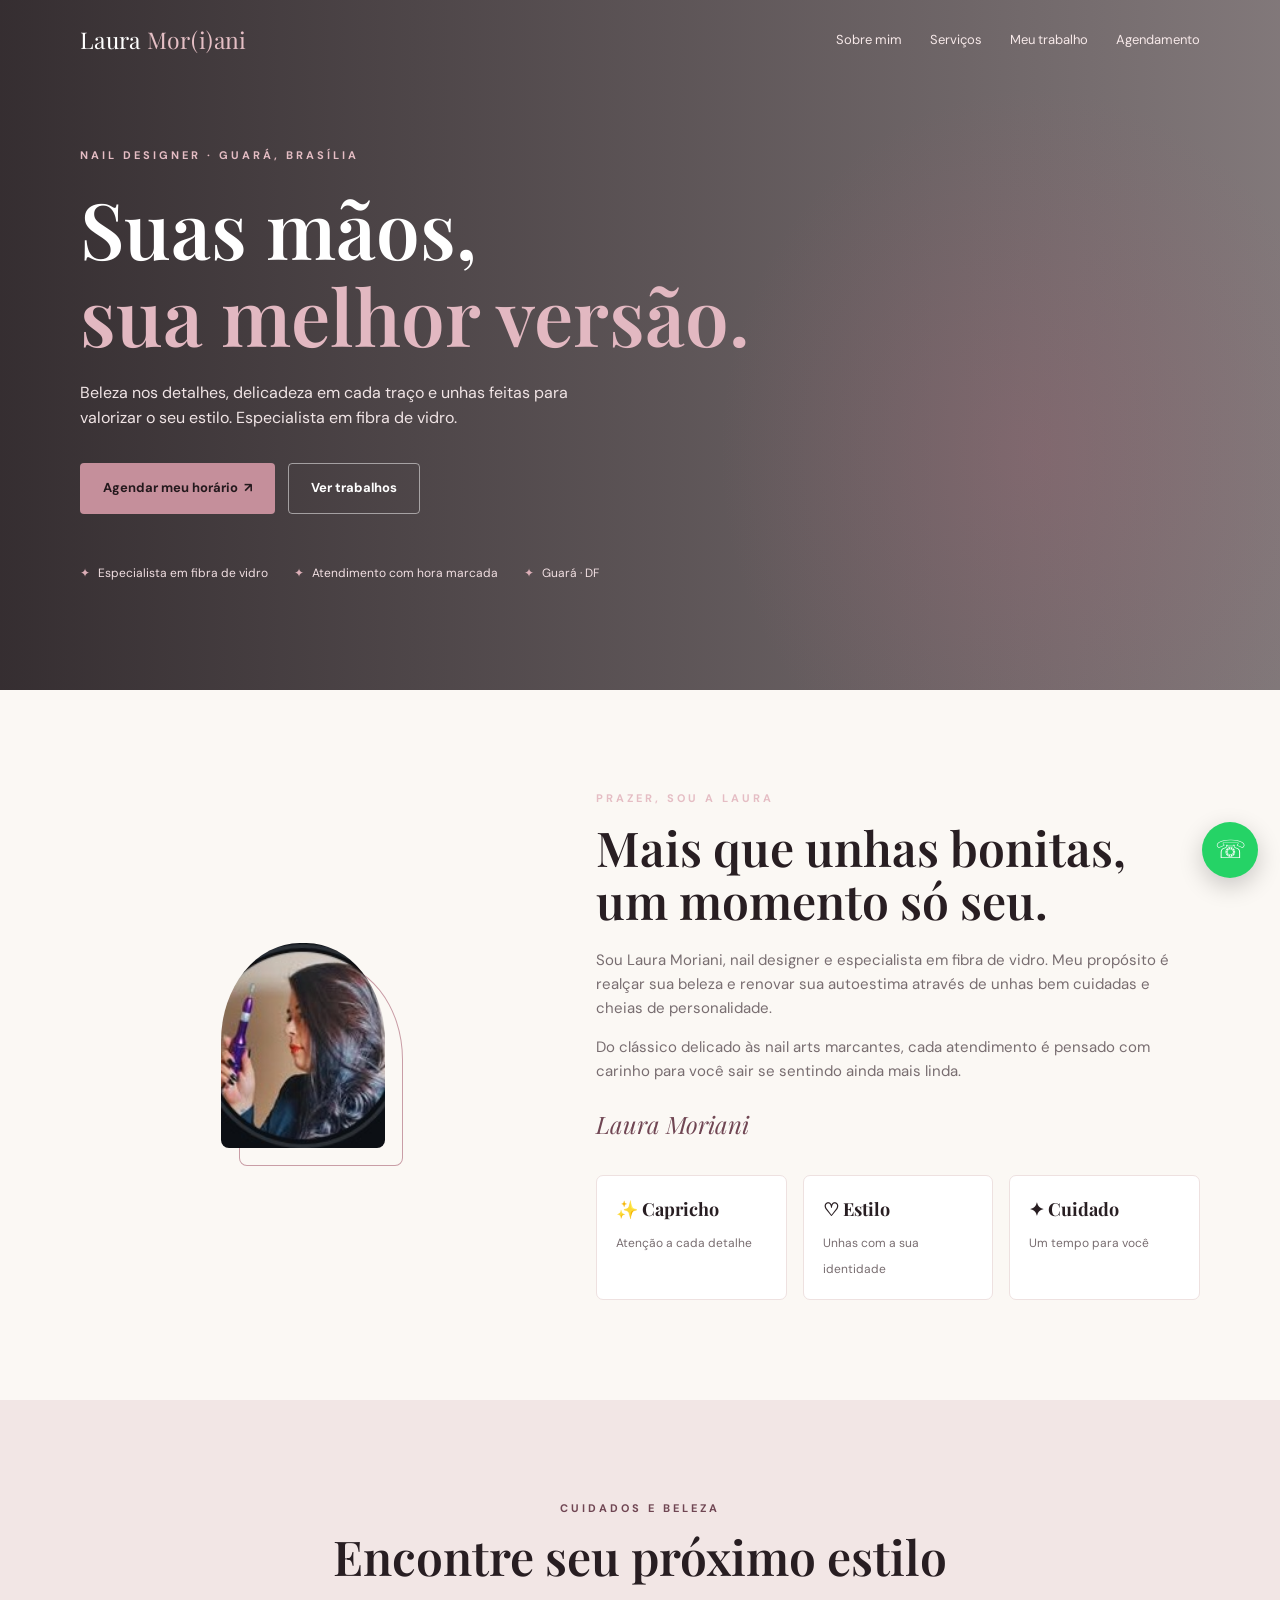
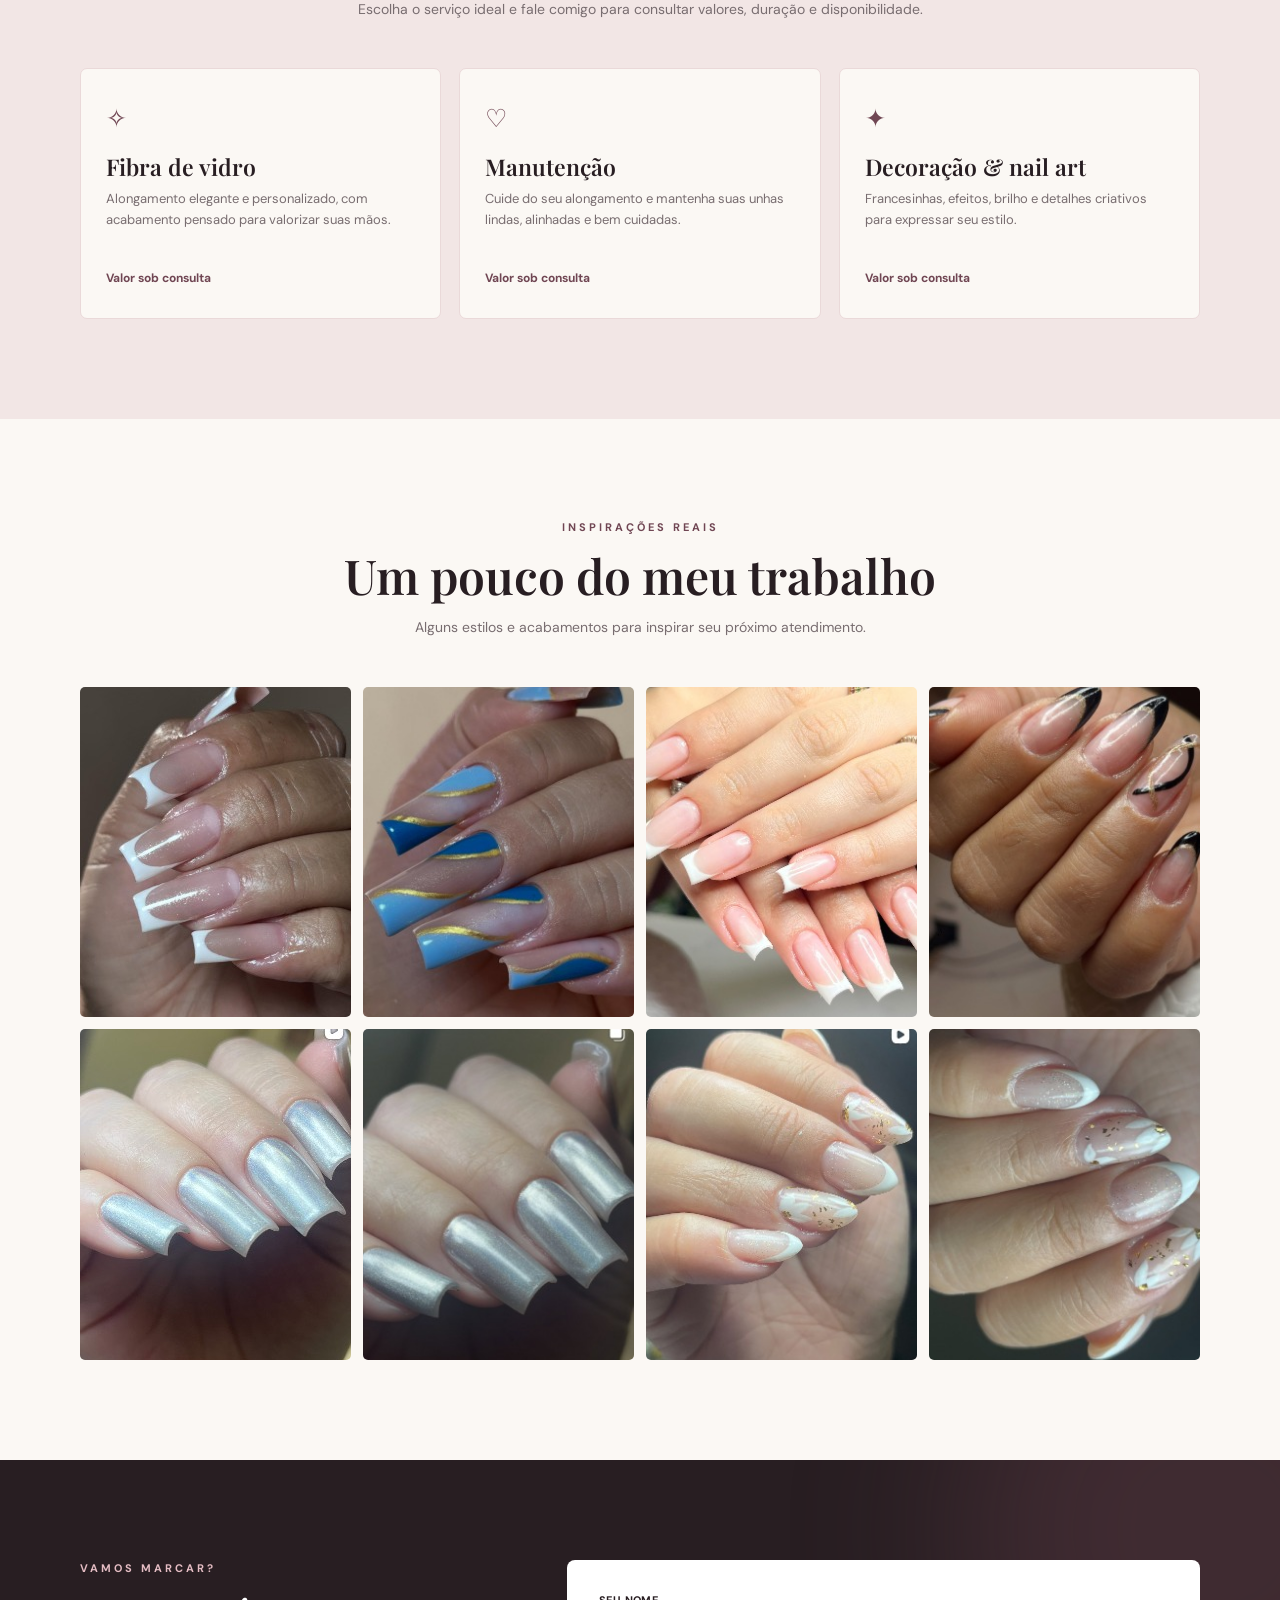
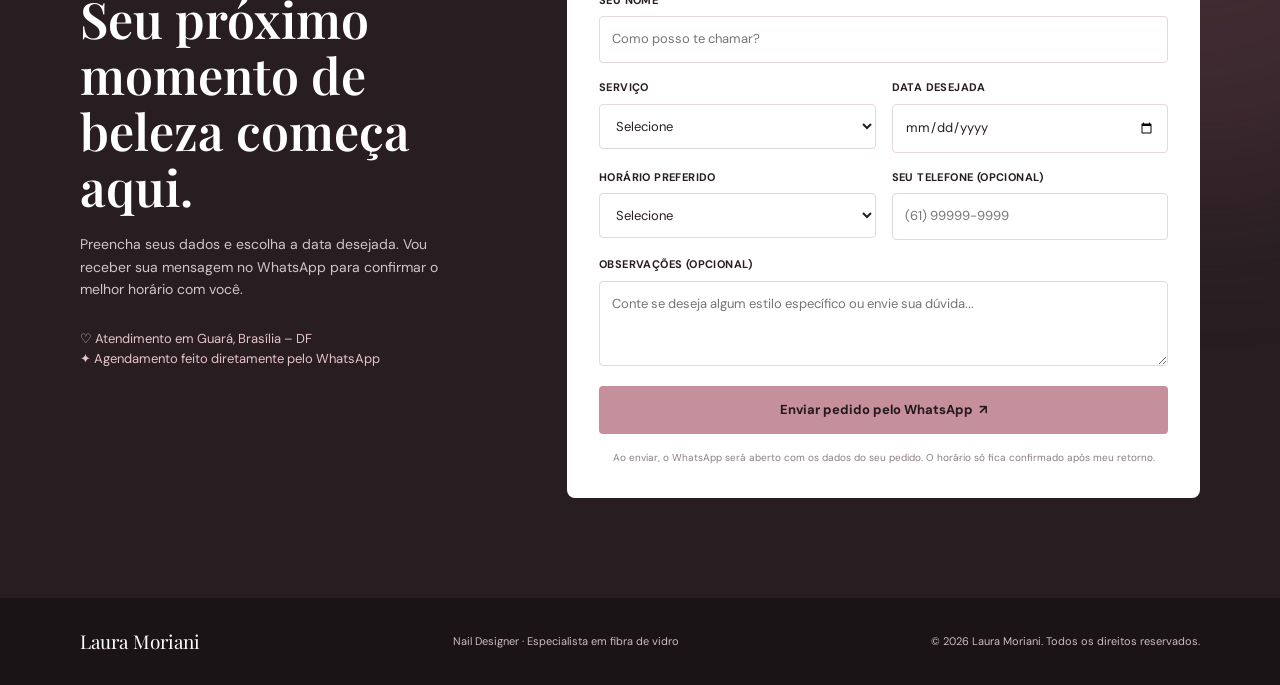
<file: index.html>
<!DOCTYPE html>
<html lang="pt-BR">

<head>
  <meta charset="UTF-8">
  <meta name="viewport" content="width=device-width, initial-scale=1.0">
  <meta name="theme-color" content="#21191d">
  <meta name="description"
    content="Agende seu horário com Laura Moriani, especialista em fibra de vidro em Guará, Brasília.">
  <link rel="stylesheet" href="style.css">
  <title>Laura Moriani | Nail Designer</title>
  <link rel="preconnect" href="https://fonts.googleapis.com">
  <link rel="preconnect" href="https://fonts.gstatic.com" crossorigin>
  <link
    href="https://fonts.googleapis.com/css2?family=DM+Sans:wght@400;500;600;700&family=Playfair+Display:wght@500;600;700&display=swap"
    rel="stylesheet">
</head>

<body>
  <header>
    <div class="container nav">
      <a class="brand" href="#inicio">Laura <span>Mor(i)ani</span></a>
      <nav class="nav-links" id="navLinks"><a href="#sobre">Sobre mim</a><a href="#servicos">Serviços</a><a
          href="#galeria">Meu trabalho</a><a href="#agendar">Agendamento</a></nav>
      <button class="menu-btn" id="menuBtn" aria-label="Abrir menu">Menu ☰</button>
    </div>
  </header>
  <main>
    <section class="hero" id="inicio">
      <div class="container">
        <div class="hero-content">
          <div class="eyebrow">Nail designer · Guará, Brasília</div>
          <h1>Suas mãos,<br><em>sua melhor versão.</em></h1>
          <p>Beleza nos detalhes, delicadeza em cada traço e unhas feitas para valorizar o seu estilo. Especialista em
            fibra de vidro.</p>
          <div class="actions"><a class="btn btn-primary" href="#agendar">Agendar meu horário&nbsp; ↗</a><a
              class="btn btn-outline" href="#galeria">Ver trabalhos</a></div>
          <div class="hero-note"><span>Especialista em fibra de vidro</span><span>Atendimento com hora
              marcada</span><span>Guará · DF</span></div>
        </div>
      </div>
    </section>
    <section class="section" id="sobre">
      <div class="container about-grid">
        <div class="portrait-wrap"><img class="portrait" src="laura_perfil.jpg" alt="Laura Moriani, nail designer">
        </div>
        <div class="about-copy">
          <div class="eyebrow">Prazer, sou a Laura</div>
          <h2>Mais que unhas bonitas, um momento só seu.</h2>
          <p>Sou Laura Moriani, nail designer e especialista em fibra de vidro. Meu propósito é realçar sua beleza e
            renovar sua autoestima através de unhas bem cuidadas e cheias de personalidade.</p>
          <p>Do clássico delicado às nail arts marcantes, cada atendimento é pensado com carinho para você sair se
            sentindo ainda mais linda.</p>
          <div class="signature">Laura Moriani</div>
          <div class="features">
            <div class="feature"><b>✨ Capricho</b><span>Atenção a cada detalhe</span></div>
            <div class="feature"><b>♡ Estilo</b><span>Unhas com a sua identidade</span></div>
            <div class="feature"><b>✦ Cuidado</b><span>Um tempo para você</span></div>
          </div>
        </div>
      </div>
    </section>
    <section class="section services" id="servicos">
      <div class="container">
        <div class="section-head">
          <div class="eyebrow">Cuidados e beleza</div>
          <h2>Encontre seu próximo estilo</h2>
          <p>Escolha o serviço ideal e fale comigo para consultar valores, duração e disponibilidade.</p>
        </div>
        <div class="service-grid">
          <article class="service">
            <div class="service-icon">✧</div>
            <h3>Fibra de vidro</h3>
            <p>Alongamento elegante e personalizado, com acabamento pensado para valorizar suas mãos.</p><span
              class="price">Valor sob consulta</span>
          </article>
          <article class="service">
            <div class="service-icon">♡</div>
            <h3>Manutenção</h3>
            <p>Cuide do seu alongamento e mantenha suas unhas lindas, alinhadas e bem cuidadas.</p><span
              class="price">Valor sob consulta</span>
          </article>
          <article class="service">
            <div class="service-icon">✦</div>
            <h3>Decoração & nail art</h3>
            <p>Francesinhas, efeitos, brilho e detalhes criativos para expressar seu estilo.</p><span
              class="price">Valor sob consulta</span>
          </article>
        </div>
      </div>
    </section>
    <section class="section" id="galeria">
      <div class="container">
        <div class="section-head">
          <div class="eyebrow">Inspirações reais</div>
          <h2>Um pouco do meu trabalho</h2>
          <p>Alguns estilos e acabamentos para inspirar seu próximo atendimento.</p>
        </div>
        <div class="gallery-grid">
          <figure class="work"><img src="portfolio_unhas_01.jpg"
              alt="Trabalho de alongamento e nail art realizado por Laura Moriani" loading="lazy">
            <figcaption>Detalhes que encantam</figcaption>
          </figure>
          <figure class="work"><img src="portfolio_unhas_02.jpg"
              alt="Trabalho de alongamento e nail art realizado por Laura Moriani" loading="lazy">
            <figcaption>Detalhes que encantam</figcaption>
          </figure>
          <figure class="work"><img src="portfolio_unhas_03.jpg"
              alt="Trabalho de alongamento e nail art realizado por Laura Moriani" loading="lazy">
            <figcaption>Detalhes que encantam</figcaption>
          </figure>
          <figure class="work"><img src="portfolio_unhas_04.jpg"
              alt="Trabalho de alongamento e nail art realizado por Laura Moriani" loading="lazy">
            <figcaption>Detalhes que encantam</figcaption>
          </figure>
          <figure class="work"><img src="portfolio_unhas_05.jpg"
              alt="Trabalho de alongamento e nail art realizado por Laura Moriani" loading="lazy">
            <figcaption>Detalhes que encantam</figcaption>
          </figure>
          <figure class="work"><img src="portfolio_unhas_06.jpg"
              alt="Trabalho de alongamento e nail art realizado por Laura Moriani" loading="lazy">
            <figcaption>Detalhes que encantam</figcaption>
          </figure>
          <figure class="work"><img src="portfolio_unhas_07.jpg" alt="Trabalho de alongamento e nail art realizado por Laura Moriani" loading="lazy">
            <figcaption>Detalhes que encantam</figcaption>
          </figure>
          <figure class="work"><img src="portfolio_unhas_08.jpg" alt="Trabalho de alongamento e nail art realizado por Laura Moriani" loading="lazy">
            <figcaption>Detalhes que encantam</figcaption>
          </figure>
        </div>
      </div>
    </section>
    <section class="section booking" id="agendar">
      <div class="container booking-grid">
        <div class="booking-copy">
          <div class="eyebrow">Vamos marcar?</div>
          <h2>Seu próximo momento de beleza começa aqui.</h2>
          <p>Preencha seus dados e escolha a data desejada. Vou receber sua mensagem no WhatsApp para confirmar o melhor
            horário com você.</p>
          <div class="contact-line">♡ Atendimento em Guará, Brasília – DF<br>✦ Agendamento feito diretamente pelo
            WhatsApp</div>
        </div>
        <form class="booking-form" id="bookingForm">
          <div class="field full"><label for="name">SEU NOME</label><input id="name" name="name"
              placeholder="Como posso te chamar?" required></div>
          <div class="field"><label for="service">SERVIÇO</label><select id="service" name="service" required>
              <option value="">Selecione</option>
              <option>Fibra de vidro</option>
              <option>Manutenção</option>
              <option>Decoração / Nail art</option>
              <option>Outro / Quero tirar dúvidas</option>
            </select></div>
          <div class="field"><label for="date">DATA DESEJADA</label><input type="date" id="date" name="date" required>
          </div>
          <div class="field"><label for="time">HORÁRIO PREFERIDO</label><select id="time" name="time" required>
              <option value="">Selecione</option>
              <option>Manhã (08h às 12h)</option>
              <option>Início da tarde (12h às 15h)</option>
              <option>Fim da tarde (15h às 18h)</option>
              <option>Tenho flexibilidade</option>
            </select></div>
          <div class="field"><label for="phone">SEU TELEFONE (OPCIONAL)</label><input id="phone" name="phone" type="tel"
              placeholder="(61) 99999-9999"></div>
          <div class="field full"><label for="notes">OBSERVAÇÕES (OPCIONAL)</label><textarea id="notes" name="notes"
              placeholder="Conte se deseja algum estilo específico ou envie sua dúvida..."></textarea></div>
          <button class="btn btn-primary" type="submit">Enviar pedido pelo WhatsApp&nbsp; ↗</button>
          <p class="form-hint">Ao enviar, o WhatsApp será aberto com os dados do seu pedido. O horário só fica
            confirmado após meu retorno.</p>
        </form>
      </div>
    </section>
  </main>
  <footer>
    <div class="container footer-inner">
      <div class="footer-brand">Laura Moriani</div>
      <div>Nail Designer · Especialista em fibra de vidro</div>
      <div>© <span id="year"></span> Laura Moriani. Todos os direitos reservados.</div>
    </div>
  </footer>
  <a class="whatsapp-float" href="https://wa.me/5561986469058" target="_blank" rel="noopener"
    aria-label="Falar com Laura pelo WhatsApp">☏</a>
  <script>
    const phoneNumber = "5561986469058";
    const form = document.getElementById("bookingForm");
    const dateInput = document.getElementById("date");
    const today = new Date();
    const localToday = new Date(today.getTime() - today.getTimezoneOffset() * 60000).toISOString().split("T")[0];
    dateInput.min = localToday;
    document.getElementById("year").textContent = new Date().getFullYear();
    document.getElementById("menuBtn").addEventListener("click", () => document.getElementById("navLinks").classList.toggle("open"));
    document.querySelectorAll(".nav-links a").forEach(link => link.addEventListener("click", () => document.getElementById("navLinks").classList.remove("open")));
    form.addEventListener("submit", (event) => {
      event.preventDefault();
      const data = new FormData(form);
      const [year, month, day] = data.get("date").split("-");
      const formattedDate = `${day}/${month}/${year}`;
      const message = [
        "Olá, Laura! Gostaria de solicitar um agendamento 💅",
        "",
        `*Nome:* ${data.get("name")}`,
        `*Serviço:* ${data.get("service")}`,
        `*Data desejada:* ${formattedDate}`,
        `*Horário preferido:* ${data.get("time")}`,
        data.get("phone") ? `*Meu telefone:* ${data.get("phone")}` : "",
        data.get("notes") ? `*Observações:* ${data.get("notes")}` : "",
        "",
        "Pode me informar a disponibilidade e o valor? 😊"
      ].filter(Boolean).join("\n");
      window.open(`https://wa.me/${phoneNumber}?text=${encodeURIComponent(message)}`, "_blank", "noopener");
    });
  </script>
</body>

</html>
</file>
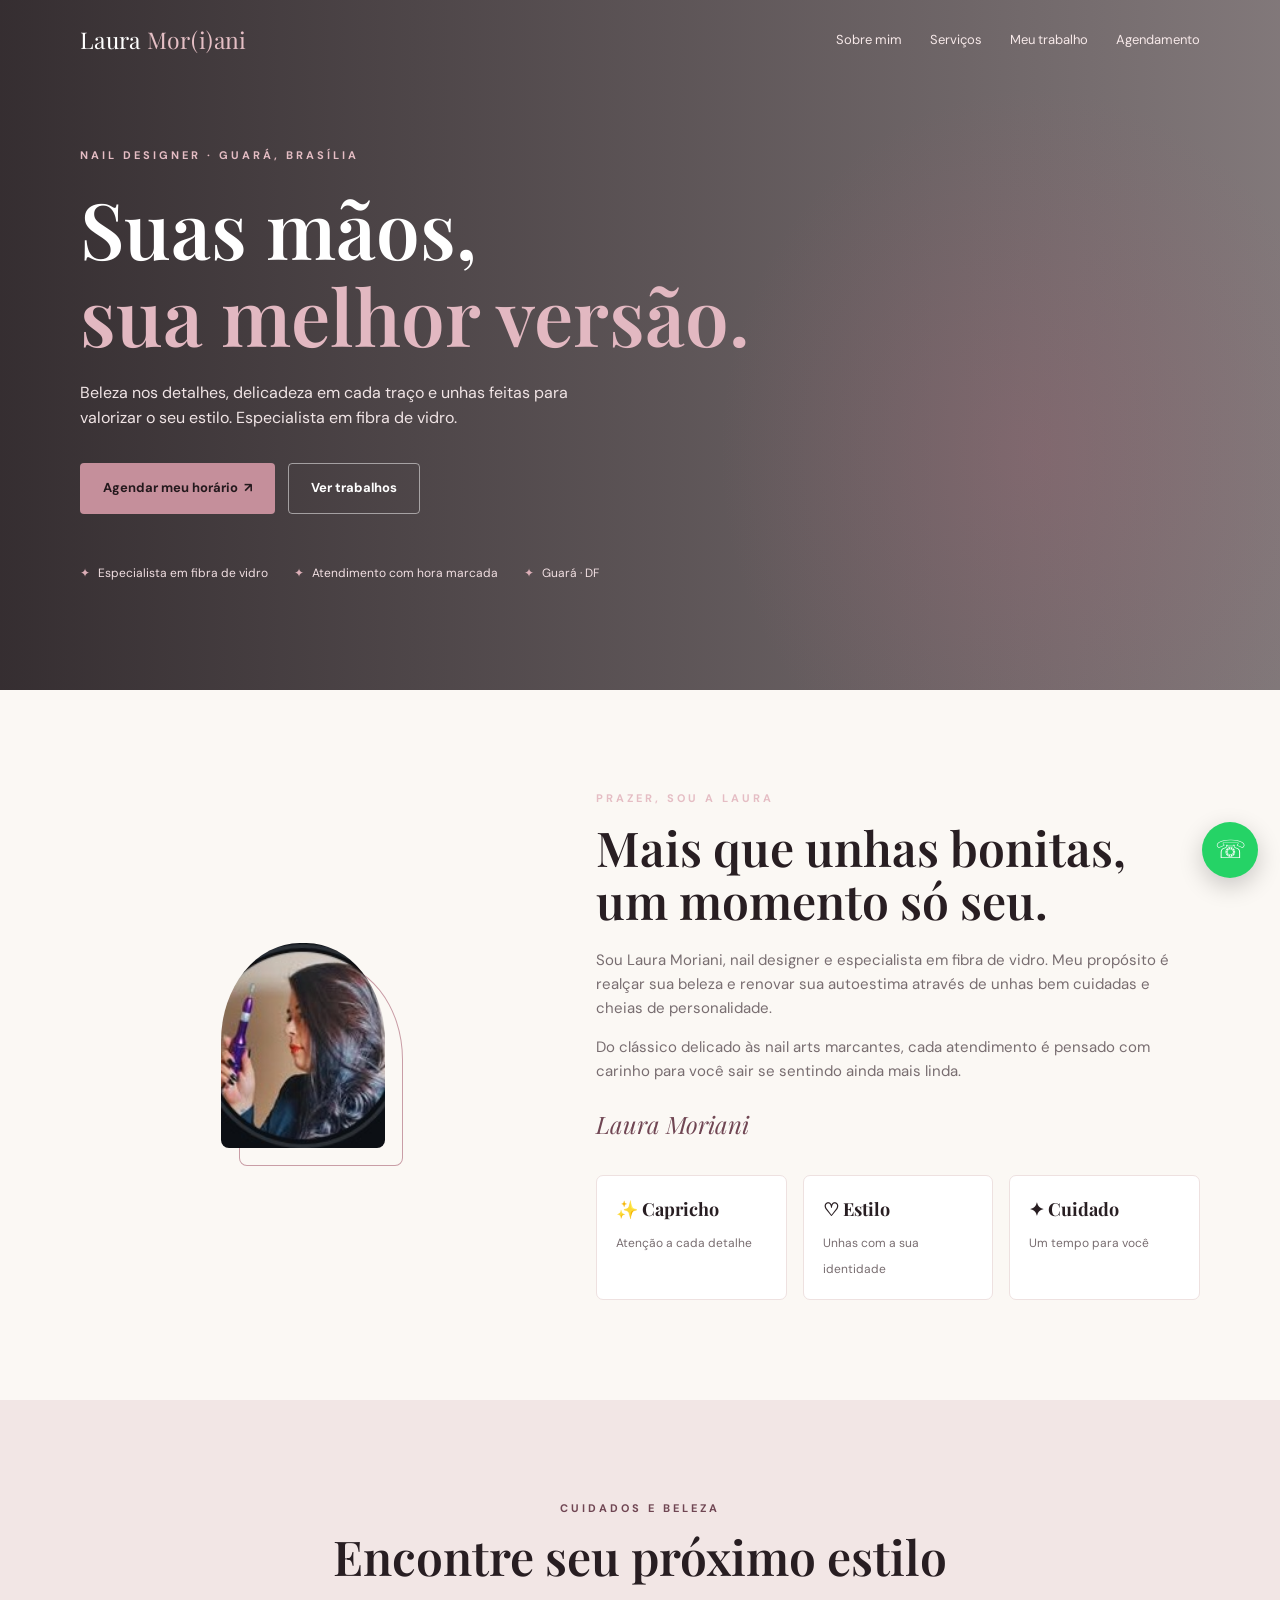
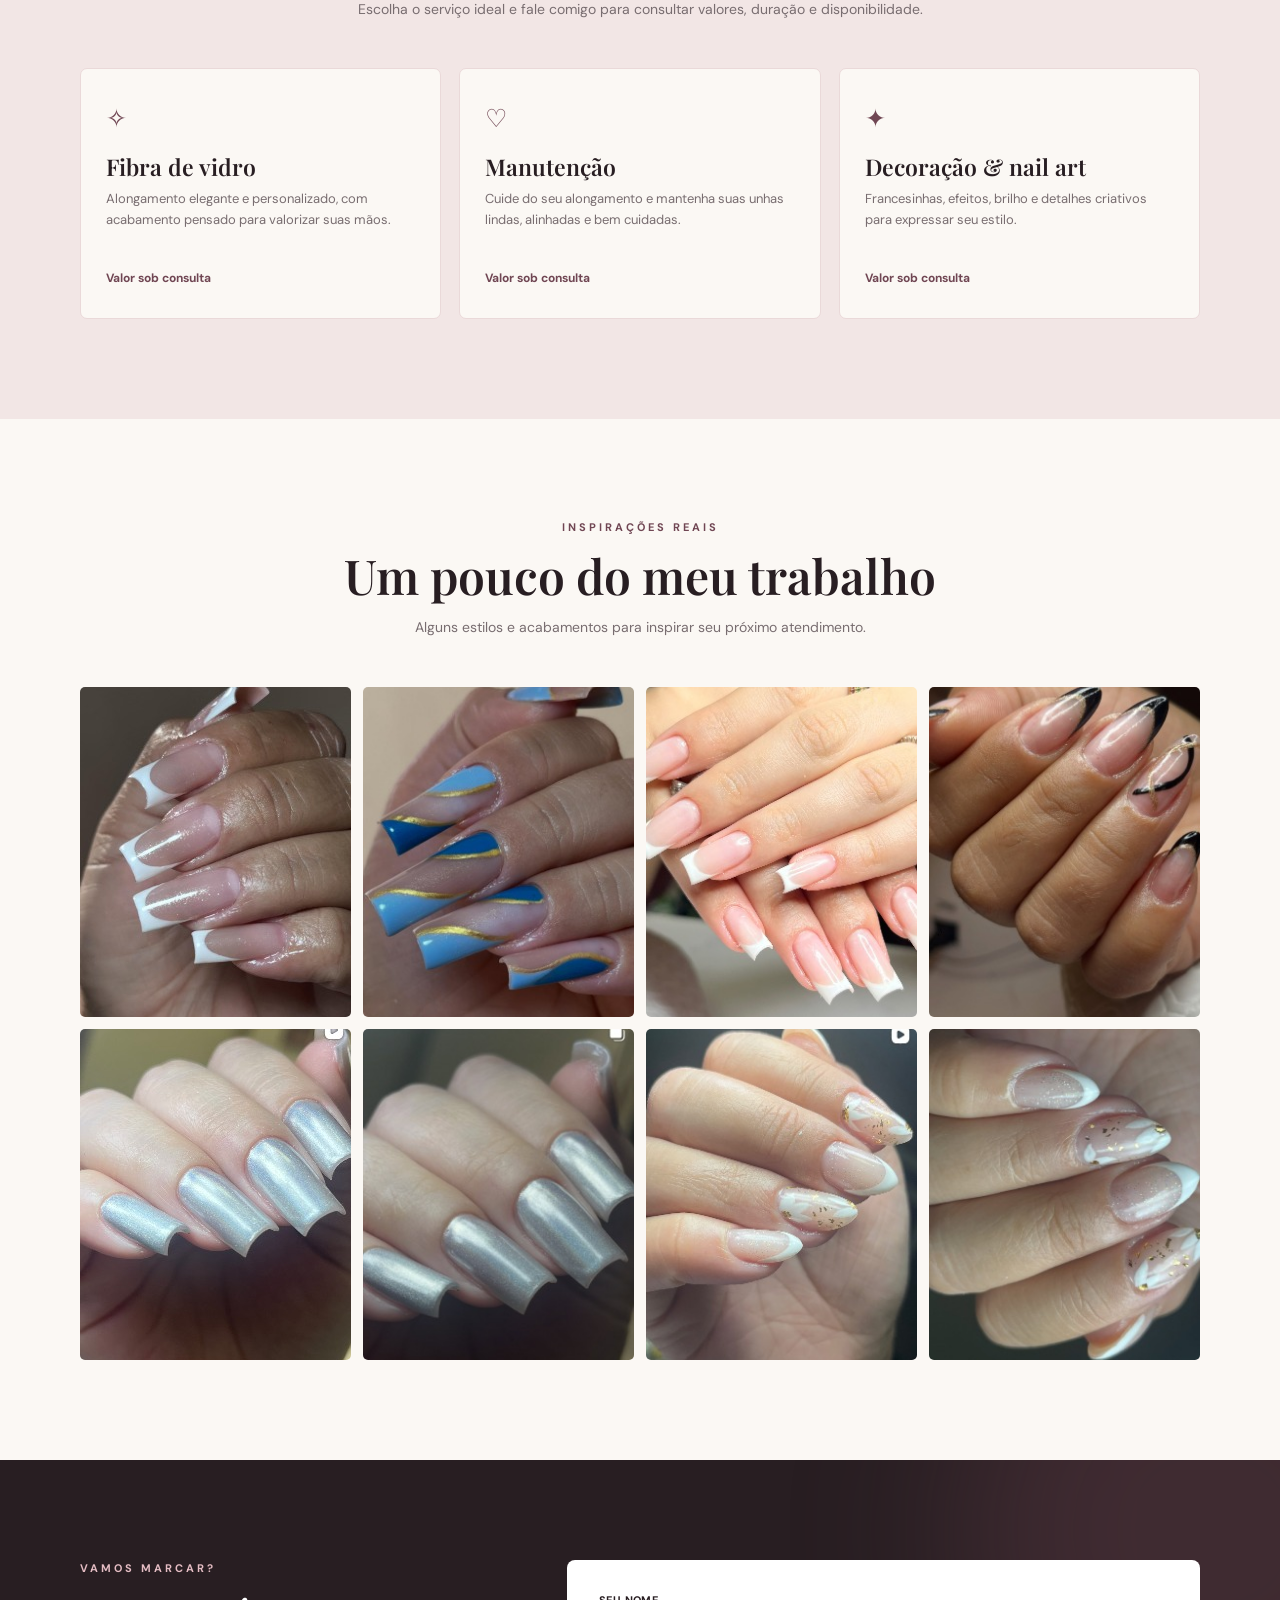
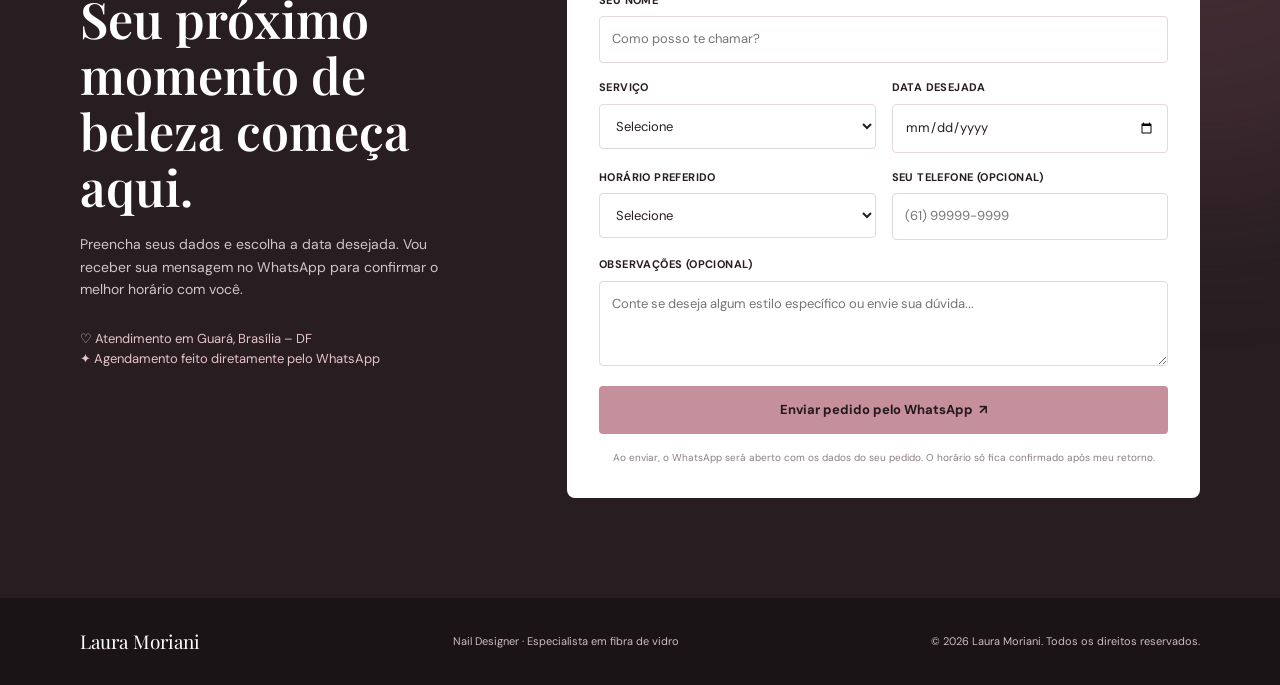
<file: site_laura_moriani.html>
<!DOCTYPE html>
<html lang="pt-BR">

<head>
  <meta charset="UTF-8">
  <meta name="viewport" content="width=device-width, initial-scale=1.0">
  <meta name="theme-color" content="#21191d">
  <meta name="description"
    content="Agende seu horário com Laura Moriani, especialista em fibra de vidro em Guará, Brasília.">
  <link rel="stylesheet" href="style.css">
  <title>Laura Moriani | Nail Designer</title>
  <link rel="preconnect" href="https://fonts.googleapis.com">
  <link rel="preconnect" href="https://fonts.gstatic.com" crossorigin>
  <link
    href="https://fonts.googleapis.com/css2?family=DM+Sans:wght@400;500;600;700&family=Playfair+Display:wght@500;600;700&display=swap"
    rel="stylesheet">
</head>

<body>
  <header>
    <div class="container nav">
      <a class="brand" href="#inicio">Laura <span>Mor(i)ani</span></a>
      <nav class="nav-links" id="navLinks"><a href="#sobre">Sobre mim</a><a href="#servicos">Serviços</a><a
          href="#galeria">Meu trabalho</a><a href="#agendar">Agendamento</a></nav>
      <button class="menu-btn" id="menuBtn" aria-label="Abrir menu">Menu ☰</button>
    </div>
  </header>
  <main>
    <section class="hero" id="inicio">
      <div class="container">
        <div class="hero-content">
          <div class="eyebrow">Nail designer · Guará, Brasília</div>
          <h1>Suas mãos,<br><em>sua melhor versão.</em></h1>
          <p>Beleza nos detalhes, delicadeza em cada traço e unhas feitas para valorizar o seu estilo. Especialista em
            fibra de vidro.</p>
          <div class="actions"><a class="btn btn-primary" href="#agendar">Agendar meu horário&nbsp; ↗</a><a
              class="btn btn-outline" href="#galeria">Ver trabalhos</a></div>
          <div class="hero-note"><span>Especialista em fibra de vidro</span><span>Atendimento com hora
              marcada</span><span>Guará · DF</span></div>
        </div>
      </div>
    </section>
    <section class="section" id="sobre">
      <div class="container about-grid">
        <div class="portrait-wrap"><img class="portrait" src="laura_perfil.jpg" alt="Laura Moriani, nail designer">
        </div>
        <div class="about-copy">
          <div class="eyebrow">Prazer, sou a Laura</div>
          <h2>Mais que unhas bonitas, um momento só seu.</h2>
          <p>Sou Laura Moriani, nail designer e especialista em fibra de vidro. Meu propósito é realçar sua beleza e
            renovar sua autoestima através de unhas bem cuidadas e cheias de personalidade.</p>
          <p>Do clássico delicado às nail arts marcantes, cada atendimento é pensado com carinho para você sair se
            sentindo ainda mais linda.</p>
          <div class="signature">Laura Moriani</div>
          <div class="features">
            <div class="feature"><b>✨ Capricho</b><span>Atenção a cada detalhe</span></div>
            <div class="feature"><b>♡ Estilo</b><span>Unhas com a sua identidade</span></div>
            <div class="feature"><b>✦ Cuidado</b><span>Um tempo para você</span></div>
          </div>
        </div>
      </div>
    </section>
    <section class="section services" id="servicos">
      <div class="container">
        <div class="section-head">
          <div class="eyebrow">Cuidados e beleza</div>
          <h2>Encontre seu próximo estilo</h2>
          <p>Escolha o serviço ideal e fale comigo para consultar valores, duração e disponibilidade.</p>
        </div>
        <div class="service-grid">
          <article class="service">
            <div class="service-icon">✧</div>
            <h3>Fibra de vidro</h3>
            <p>Alongamento elegante e personalizado, com acabamento pensado para valorizar suas mãos.</p><span
              class="price">Valor sob consulta</span>
          </article>
          <article class="service">
            <div class="service-icon">♡</div>
            <h3>Manutenção</h3>
            <p>Cuide do seu alongamento e mantenha suas unhas lindas, alinhadas e bem cuidadas.</p><span
              class="price">Valor sob consulta</span>
          </article>
          <article class="service">
            <div class="service-icon">✦</div>
            <h3>Decoração & nail art</h3>
            <p>Francesinhas, efeitos, brilho e detalhes criativos para expressar seu estilo.</p><span
              class="price">Valor sob consulta</span>
          </article>
        </div>
      </div>
    </section>
    <section class="section" id="galeria">
      <div class="container">
        <div class="section-head">
          <div class="eyebrow">Inspirações reais</div>
          <h2>Um pouco do meu trabalho</h2>
          <p>Alguns estilos e acabamentos para inspirar seu próximo atendimento.</p>
        </div>
        <div class="gallery-grid">
          <figure class="work"><img src="portfolio_unhas_01.jpg"
              alt="Trabalho de alongamento e nail art realizado por Laura Moriani" loading="lazy">
            <figcaption>Detalhes que encantam</figcaption>
          </figure>
          <figure class="work"><img src="portfolio_unhas_02.jpg"
              alt="Trabalho de alongamento e nail art realizado por Laura Moriani" loading="lazy">
            <figcaption>Detalhes que encantam</figcaption>
          </figure>
          <figure class="work"><img src="portfolio_unhas_03.jpg"
              alt="Trabalho de alongamento e nail art realizado por Laura Moriani" loading="lazy">
            <figcaption>Detalhes que encantam</figcaption>
          </figure>
          <figure class="work"><img src="portfolio_unhas_04.jpg"
              alt="Trabalho de alongamento e nail art realizado por Laura Moriani" loading="lazy">
            <figcaption>Detalhes que encantam</figcaption>
          </figure>
          <figure class="work"><img src="portfolio_unhas_05.jpg"
              alt="Trabalho de alongamento e nail art realizado por Laura Moriani" loading="lazy">
            <figcaption>Detalhes que encantam</figcaption>
          </figure>
          <figure class="work"><img src="portfolio_unhas_06.jpg"
              alt="Trabalho de alongamento e nail art realizado por Laura Moriani" loading="lazy">
            <figcaption>Detalhes que encantam</figcaption>
          </figure>
          <figure class="work"><img src="portfolio_unhas_07.jpg" alt="Trabalho de alongamento e nail art realizado por Laura Moriani" loading="lazy">
            <figcaption>Detalhes que encantam</figcaption>
          </figure>
          <figure class="work"><img src="portfolio_unhas_08.jpg" alt="Trabalho de alongamento e nail art realizado por Laura Moriani" loading="lazy">
            <figcaption>Detalhes que encantam</figcaption>
          </figure>
        </div>
      </div>
    </section>
    <section class="section booking" id="agendar">
      <div class="container booking-grid">
        <div class="booking-copy">
          <div class="eyebrow">Vamos marcar?</div>
          <h2>Seu próximo momento de beleza começa aqui.</h2>
          <p>Preencha seus dados e escolha a data desejada. Vou receber sua mensagem no WhatsApp para confirmar o melhor
            horário com você.</p>
          <div class="contact-line">♡ Atendimento em Guará, Brasília – DF<br>✦ Agendamento feito diretamente pelo
            WhatsApp</div>
        </div>
        <form class="booking-form" id="bookingForm">
          <div class="field full"><label for="name">SEU NOME</label><input id="name" name="name"
              placeholder="Como posso te chamar?" required></div>
          <div class="field"><label for="service">SERVIÇO</label><select id="service" name="service" required>
              <option value="">Selecione</option>
              <option>Fibra de vidro</option>
              <option>Manutenção</option>
              <option>Decoração / Nail art</option>
              <option>Outro / Quero tirar dúvidas</option>
            </select></div>
          <div class="field"><label for="date">DATA DESEJADA</label><input type="date" id="date" name="date" required>
          </div>
          <div class="field"><label for="time">HORÁRIO PREFERIDO</label><select id="time" name="time" required>
              <option value="">Selecione</option>
              <option>Manhã (08h às 12h)</option>
              <option>Início da tarde (12h às 15h)</option>
              <option>Fim da tarde (15h às 18h)</option>
              <option>Tenho flexibilidade</option>
            </select></div>
          <div class="field"><label for="phone">SEU TELEFONE (OPCIONAL)</label><input id="phone" name="phone" type="tel"
              placeholder="(61) 99999-9999"></div>
          <div class="field full"><label for="notes">OBSERVAÇÕES (OPCIONAL)</label><textarea id="notes" name="notes"
              placeholder="Conte se deseja algum estilo específico ou envie sua dúvida..."></textarea></div>
          <button class="btn btn-primary" type="submit">Enviar pedido pelo WhatsApp&nbsp; ↗</button>
          <p class="form-hint">Ao enviar, o WhatsApp será aberto com os dados do seu pedido. O horário só fica
            confirmado após meu retorno.</p>
        </form>
      </div>
    </section>
  </main>
  <footer>
    <div class="container footer-inner">
      <div class="footer-brand">Laura Moriani</div>
      <div>Nail Designer · Especialista em fibra de vidro</div>
      <div>© <span id="year"></span> Laura Moriani. Todos os direitos reservados.</div>
    </div>
  </footer>
  <a class="whatsapp-float" href="https://wa.me/5561986469058" target="_blank" rel="noopener"
    aria-label="Falar com Laura pelo WhatsApp">☏</a>
  <script>
    const phoneNumber = "5561986469058";
    const form = document.getElementById("bookingForm");
    const dateInput = document.getElementById("date");
    const today = new Date();
    const localToday = new Date(today.getTime() - today.getTimezoneOffset() * 60000).toISOString().split("T")[0];
    dateInput.min = localToday;
    document.getElementById("year").textContent = new Date().getFullYear();
    document.getElementById("menuBtn").addEventListener("click", () => document.getElementById("navLinks").classList.toggle("open"));
    document.querySelectorAll(".nav-links a").forEach(link => link.addEventListener("click", () => document.getElementById("navLinks").classList.remove("open")));
    form.addEventListener("submit", (event) => {
      event.preventDefault();
      const data = new FormData(form);
      const [year, month, day] = data.get("date").split("-");
      const formattedDate = `${day}/${month}/${year}`;
      const message = [
        "Olá, Laura! Gostaria de solicitar um agendamento 💅",
        "",
        `*Nome:* ${data.get("name")}`,
        `*Serviço:* ${data.get("service")}`,
        `*Data desejada:* ${formattedDate}`,
        `*Horário preferido:* ${data.get("time")}`,
        data.get("phone") ? `*Meu telefone:* ${data.get("phone")}` : "",
        data.get("notes") ? `*Observações:* ${data.get("notes")}` : "",
        "",
        "Pode me informar a disponibilidade e o valor? 😊"
      ].filter(Boolean).join("\n");
      window.open(`https://wa.me/${phoneNumber}?text=${encodeURIComponent(message)}`, "_blank", "noopener");
    });
  </script>
</body>

</html>
</file>
<file: style.css>
:root {
      --ink: #281e22;
      --wine: #704653;
      --rose: #c99da6;
      --blush: #f5e9e8;
      --cream: #fbf8f4;
      --muted: #786d70;
      --white: #fff;
    }

    * {
      box-sizing: border-box;
      margin: 0;
      padding: 0
    }

    html {
      scroll-behavior: smooth
    }

    body {
      font-family: 'DM Sans', sans-serif;
      color: var(--ink);
      background: var(--cream);
      line-height: 1.6
    }

    a {
      color: inherit;
      text-decoration: none
    }

    button,
    input,
    select,
    textarea {
      font: inherit
    }

    .container {
      width: min(1120px, 90%);
      margin: auto
    }

    header {
      position: absolute;
      top: 0;
      left: 0;
      width: 100%;
      z-index: 5;
      color: white;
      padding: 22px 0
    }

    .nav {
      display: flex;
      justify-content: space-between;
      align-items: center;
      gap: 20px
    }

    .brand {
      font-family: 'Playfair Display', serif;
      font-size: 23px;
      letter-spacing: .3px
    }

    .brand span {
      color: #e5bfc5
    }

    .nav-links {
      display: flex;
      gap: 28px;
      font-size: 13px;
      color: #f7e9e9
    }

    .nav-links a:hover {
      color: #e7bfc6
    }

    .menu-btn {
      display: none;
      background: transparent;
      border: 1px solid #ffffff70;
      color: white;
      border-radius: 30px;
      padding: 7px 13px
    }

    .hero {
      min-height: 690px;
      background: linear-gradient(90deg, rgba(26, 18, 22, .88), rgba(37, 23, 29, .57)), url('') center/cover;
      position: relative;
      display: flex;
      align-items: center;
      overflow: hidden;
      color: white
    }

    .hero:after {
      content: "";
      position: absolute;
      right: -8%;
      top: 8%;
      width: 54%;
      height: 115%;
      background: radial-gradient(ellipse at center, #9c657455, transparent 65%);
      pointer-events: none
    }

    .hero-content {
      position: relative;
      z-index: 1;
      padding: 130px 0 90px;
      max-width: 680px
    }

    .eyebrow {
      text-transform: uppercase;
      letter-spacing: 3px;
      font-size: 11px;
      color: #e5bdc4;
      font-weight: 700
    }

    h1,
    h2,
    h3 {
      font-family: 'Playfair Display', serif;
      font-weight: 600;
      line-height: 1.12
    }

    h1 {
      font-size: clamp(46px, 7vw, 78px);
      margin: 20px 0
    }

    h1 em {
      font-style: normal;
      color: #e2b8c1
    }

    .hero p {
      max-width: 510px;
      color: #f0e4e5;
      font-size: 16px
    }

    .actions {
      display: flex;
      gap: 13px;
      flex-wrap: wrap;
      margin-top: 32px
    }

    .btn {
      display: inline-flex;
      align-items: center;
      justify-content: center;
      border-radius: 4px;
      padding: 14px 22px;
      font-size: 13px;
      font-weight: 700;
      transition: .25s;
      border: 1px solid transparent;
      cursor: pointer
    }

    .btn-primary {
      background: #c58f9b;
      color: #24191d
    }

    .btn-primary:hover {
      background: #dfb5bd;
      transform: translateY(-2px)
    }

    .btn-outline {
      border-color: #ffffff80;
      color: white
    }

    .btn-outline:hover {
      background: #ffffff18
    }

    .hero-note {
      margin-top: 50px;
      display: flex;
      gap: 26px;
      color: #f1dfe2;
      font-size: 12px;
      flex-wrap: wrap
    }

    .hero-note span:before {
      content: "✦";
      color: #dcaeb7;
      margin-right: 8px
    }

    .section {
      padding: 100px 0
    }

    .section-head {
      text-align: center;
      max-width: 620px;
      margin: 0 auto 48px
    }

    .section-head .eyebrow {
      color: var(--wine)
    }

    .section-head h2 {
      font-size: clamp(34px, 4vw, 48px);
      margin: 12px 0 14px
    }

    .section-head p {
      color: var(--muted);
      font-size: 14px
    }

    .about-grid {
      display: grid;
      grid-template-columns: .85fr 1.15fr;
      gap: 70px;
      align-items: center
    }

    .portrait-wrap {
      position: relative;
      max-width: 390px;
      margin: auto
    }

    .portrait-wrap:before {
      content: "";
      position: absolute;
      inset: 18px -18px -18px 18px;
      border: 1px solid #c99da6;
      border-radius: 48% 48% 8px 8px
    }

    .portrait {
      width: 100%;
      aspect-ratio: 4/5;
      object-fit: cover;
      border-radius: 48% 48% 8px 8px;
      position: relative;
      display: block
    }

    .about-copy h2 {
      font-size: clamp(35px, 4vw, 48px);
      margin: 13px 0 20px
    }

    .about-copy p {
      color: var(--muted);
      font-size: 15px;
      margin-bottom: 15px
    }

    .signature {
      font-family: 'Playfair Display', serif;
      font-style: italic;
      color: var(--wine);
      font-size: 24px;
      margin-top: 22px
    }

    .features {
      display: grid;
      grid-template-columns: repeat(3, 1fr);
      gap: 16px;
      margin-top: 32px
    }

    .feature {
      background: white;
      border: 1px solid #eee1e0;
      padding: 19px;
      border-radius: 7px
    }

    .feature b {
      display: block;
      font-family: 'Playfair Display', serif;
      font-size: 18px;
      margin-bottom: 5px
    }

    .feature span {
      font-size: 12px;
      color: var(--muted)
    }

    .services {
      background: #f2e6e5
    }

    .service-grid {
      display: grid;
      grid-template-columns: repeat(3, 1fr);
      gap: 18px
    }

    .service {
      background: var(--cream);
      padding: 30px 25px;
      border-radius: 7px;
      border: 1px solid #ead9d9;
      transition: .25s
    }

    .service:hover {
      transform: translateY(-5px);
      box-shadow: 0 16px 35px #5b354015
    }

    .service-icon {
      font-size: 25px;
      color: var(--wine)
    }

    .service h3 {
      font-size: 23px;
      margin: 15px 0 9px
    }

    .service p {
      font-size: 13px;
      color: var(--muted);
      min-height: 62px
    }

    .service .price {
      font-size: 12px;
      color: var(--wine);
      font-weight: 700;
      display: block;
      margin-top: 18px
    }

    .gallery-grid {
      display: grid;
      grid-template-columns: repeat(4, 1fr);
      gap: 12px
    }

    .work {
      position: relative;
      overflow: hidden;
      border-radius: 5px;
      background: #eadcda;
      aspect-ratio: .82
    }

    .work img {
      width: 100%;
      height: 100%;
      object-fit: cover;
      display: block;
      transition: transform .5s
    }

    .work:hover img {
      transform: scale(1.06)
    }

    .work figcaption {
      position: absolute;
      bottom: 0;
      left: 0;
      right: 0;
      padding: 22px 12px 12px;
      color: white;
      font-size: 11px;
      background: linear-gradient(transparent, #21191da8);
      opacity: 0;
      transition: .25s
    }

    .work:hover figcaption {
      opacity: 1
    }

    .booking {
      background: var(--ink);
      color: white;
      position: relative;
      overflow: hidden
    }

    .booking:before {
      content: "";
      position: absolute;
      width: 500px;
      height: 500px;
      border-radius: 50%;
      background: #70465355;
      filter: blur(80px);
      right: -180px;
      top: -180px
    }

    .booking-grid {
      position: relative;
      display: grid;
      grid-template-columns: .8fr 1.2fr;
      gap: 65px;
      align-items: start
    }

    .booking-copy h2 {
      font-size: clamp(36px, 4vw, 50px);
      margin: 14px 0 18px
    }

    .booking-copy p {
      color: #d3c4c8;
      font-size: 14px;
      max-width: 360px
    }

    .contact-line {
      margin-top: 28px;
      color: #e6c4ca;
      font-size: 13px
    }

    .booking-form {
      background: #fff;
      color: var(--ink);
      padding: 32px;
      border-radius: 8px;
      display: grid;
      grid-template-columns: 1fr 1fr;
      gap: 16px
    }

    .field {
      display: flex;
      flex-direction: column;
      gap: 7px
    }

    .field.full {
      grid-column: 1/-1
    }

    .field label {
      font-size: 11px;
      font-weight: 700;
      letter-spacing: .4px
    }

    .field input,
    .field select,
    .field textarea {
      border: 1px solid #e5d8d8;
      border-radius: 4px;
      padding: 12px;
      background: #fff;
      color: var(--ink);
      outline: none;
      width: 100%;
      font-size: 13px
    }

    .field input:focus,
    .field select:focus,
    .field textarea:focus {
      border-color: var(--wine);
      box-shadow: 0 0 0 3px #70465312
    }

    .field textarea {
      resize: vertical;
      min-height: 85px
    }

    .booking-form .btn {
      grid-column: 1/-1;
      width: 100%;
      margin-top: 4px;
      border: 0
    }

    .form-hint {
      grid-column: 1/-1;
      text-align: center;
      color: #8c7e82;
      font-size: 10px
    }

    footer {
      background: #1b1417;
      color: #cbbdc1;
      padding: 28px 0;
      font-size: 11px
    }

    .footer-inner {
      display: flex;
      justify-content: space-between;
      gap: 15px;
      flex-wrap: wrap;
      align-items: center
    }

    .footer-brand {
      font-family: 'Playfair Display', serif;
      font-size: 19px;
      color: white
    }

    .whatsapp-float {
      position: fixed;
      right: 22px;
      bottom: 22px;
      z-index: 8;
      width: 56px;
      height: 56px;
      border-radius: 50%;
      background: #25d366;
      color: white;
      display: grid;
      place-items: center;
      font-size: 25px;
      box-shadow: 0 8px 24px #0003;
      transition: .2s
    }

    .whatsapp-float:hover {
      transform: translateY(-4px)
    }

    @media(max-width:800px) {
      .nav-links {
        display: none;
        position: absolute;
        top: 65px;
        left: 5%;
        right: 5%;
        padding: 20px;
        background: #281e22;
        flex-direction: column;
        gap: 16px;
        border-radius: 6px
      }

      .nav-links.open {
        display: flex
      }

      .menu-btn {
        display: block
      }

      .hero {
        min-height: 630px
      }

      .about-grid,
      .booking-grid {
        grid-template-columns: 1fr;
        gap: 45px
      }

      .portrait-wrap {
        max-width: 310px
      }

      .service-grid {
        grid-template-columns: 1fr 1fr
      }

      .gallery-grid {
        grid-template-columns: repeat(2, 1fr)
      }

      .booking-form {
        padding: 24px
      }
    }

    @media(max-width:520px) {
      .section {
        padding: 72px 0
      }

      .hero-content {
        padding-top: 125px
      }

      .hero-note {
        gap: 12px;
        flex-direction: column
      }

      .features {
        grid-template-columns: 1fr
      }

      .service-grid {
        grid-template-columns: 1fr
      }

      .booking-form {
        grid-template-columns: 1fr
      }

      .field.full,
      .booking-form .btn,
      .form-hint {
        grid-column: 1
      }

      .gallery-grid {
        gap: 8px
      }
    }
</file>
